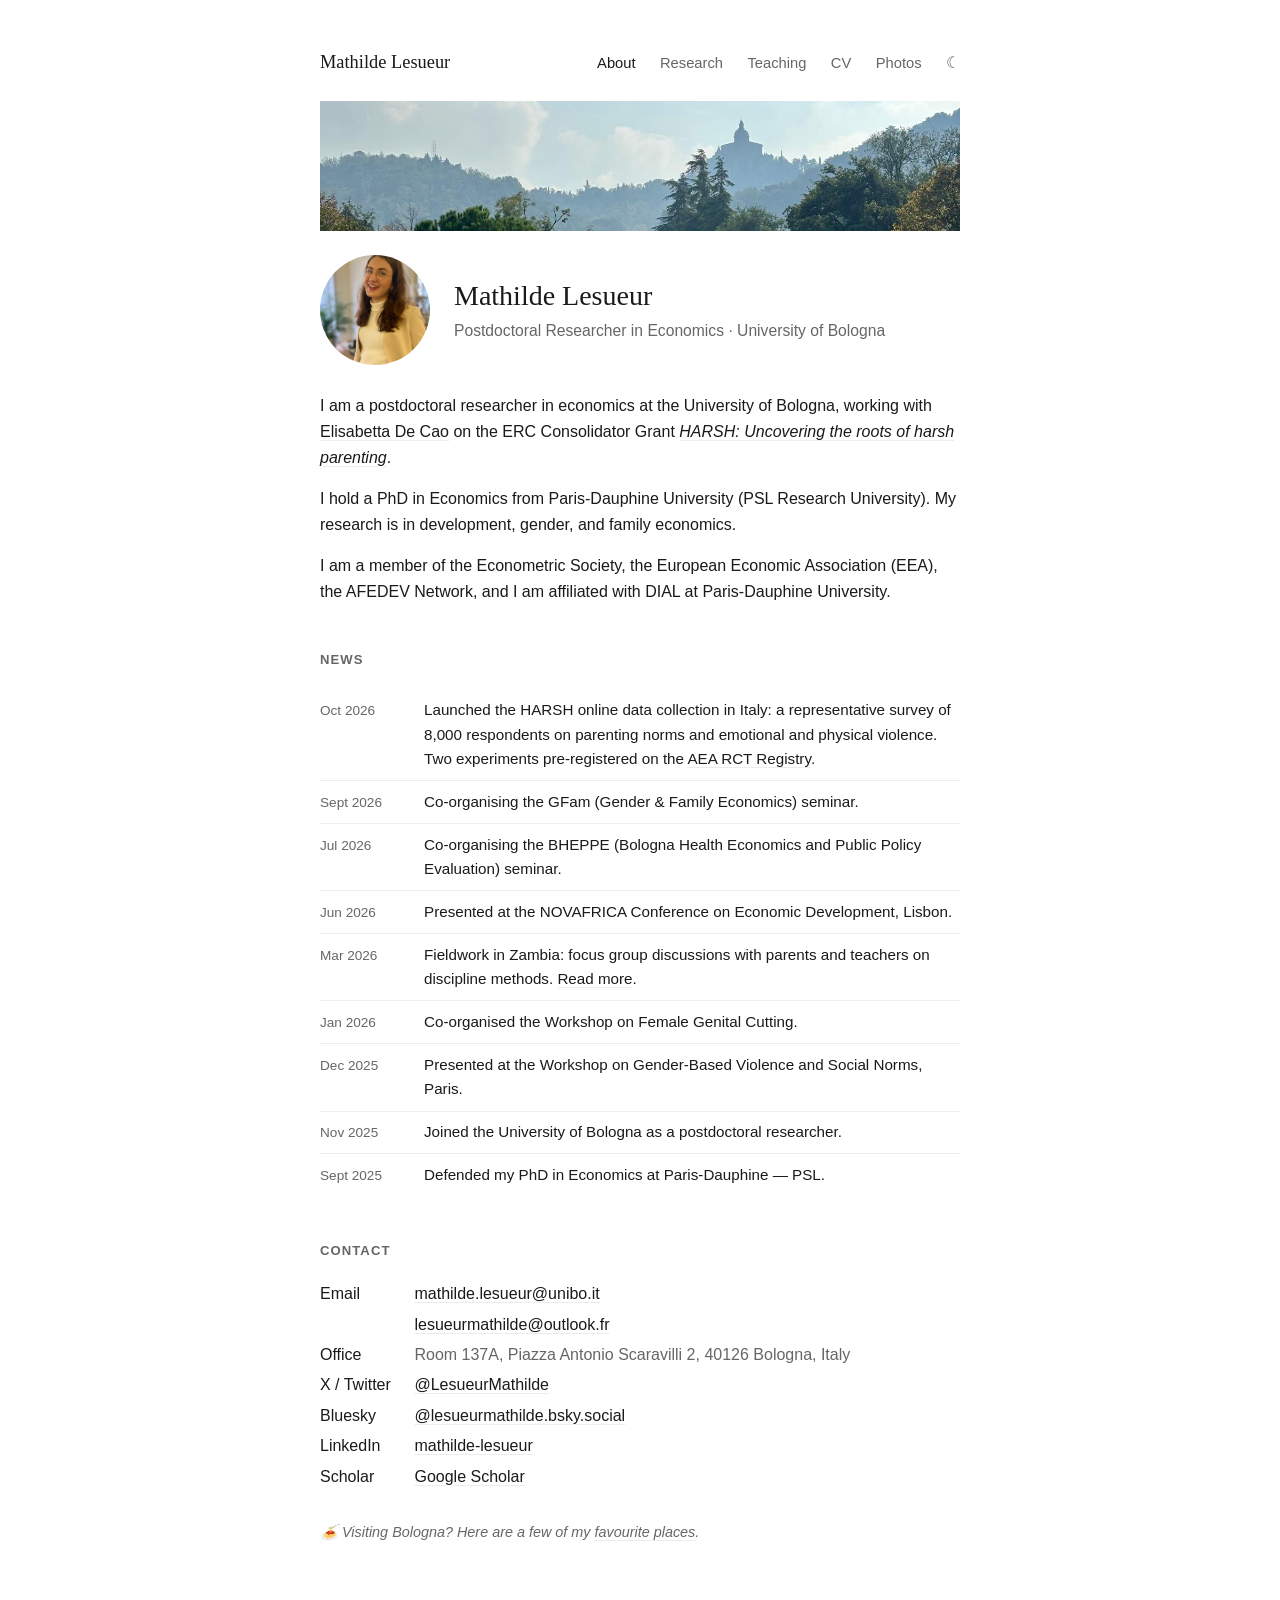
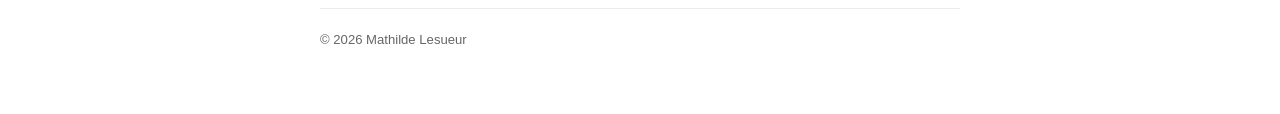
<file: index.html>
<!doctype html>
<html lang="en">
<head>
  <meta charset="utf-8">
  <meta name="viewport" content="width=device-width, initial-scale=1">
  <title>Mathilde Lesueur</title>
  <meta name="description" content="Mathilde Lesueur — Postdoctoral Researcher in Economics at the University of Bologna. Development, gender, and family economics.">
  <link rel="icon" href="favicon.svg" type="image/svg+xml">
  <meta property="og:type" content="profile">
  <meta property="og:title" content="Mathilde Lesueur">
  <meta property="og:description" content="Postdoctoral Researcher in Economics at the University of Bologna. Development, gender, and family economics.">
  <meta property="og:image" content="https://mathilde-lesueur.github.io/photo.jpg">
  <meta property="og:url" content="https://mathilde-lesueur.github.io/">
  <meta name="twitter:card" content="summary">
  <link rel="stylesheet" href="style.css">
  <script src="theme.js"></script>
</head>
<body>
<div class="wrap">

  <header class="site">
    <div class="name"><a href="index.html">Mathilde Lesueur</a></div>
    <nav class="top">
      <a href="index.html" class="active">About</a>
      <a href="research.html">Research</a>
      <a href="teaching.html">Teaching</a>
      <a href="cv.html">CV</a>
      <a href="photos.html">Photos</a>
      <button class="theme-toggle" type="button" aria-label="Toggle dark mode">&#x263E;</button>
    </nav>
  </header>

  <img src="sanluca.jpeg" alt="View of the Santuario della Madonna di San Luca, Bologna" class="banner">

  <div class="hero">
    <img src="photo.jpg" alt="Mathilde Lesueur" class="photo">
    <div>
      <h1>Mathilde Lesueur</h1>
      <p class="tagline">Postdoctoral Researcher in Economics · University of Bologna</p>
    </div>
  </div>

  <p>
    I am a postdoctoral researcher in economics at the University of Bologna,
    working with <a href="http://elisabettadecao.com/">Elisabetta De Cao</a>
    on the ERC Consolidator Grant
    <em><a href="https://site.unibo.it/harsh/en">HARSH: Uncovering the roots of harsh parenting</a></em>.
  </p>

  <p>
    I hold a PhD in Economics from Paris-Dauphine University (PSL Research University).
    My research is in development, gender, and family economics.
  </p>

  <p>
    I am a member of the Econometric Society, the European Economic Association (EEA),
    the AFEDEV Network, and I am affiliated with DIAL at Paris-Dauphine University.
  </p>

  <h2>News</h2>
  <ul class="news">
    <li><time>Oct 2026</time><span>Launched the HARSH online data collection in Italy: a representative survey of 8,000 respondents on parenting norms and emotional and physical violence. Two experiments pre-registered on the <a href="research.html">AEA RCT Registry</a>.</span></li>
    <li><time>Sept 2026</time><span>Co-organising the GFam (Gender &amp; Family Economics) seminar.</span></li>
    <li><time>Jul 2026</time><span>Co-organising the BHEPPE (Bologna Health Economics and Public Policy Evaluation) seminar.</span></li>
    <li><time>Jun 2026</time><span>Presented at the NOVAFRICA Conference on Economic Development, Lisbon.</span></li>
    <li><time>Mar 2026</time><span>Fieldwork in Zambia: focus group discussions with parents and teachers on discipline methods. <a href="https://site.unibo.it/harsh/en/news/harsh-research-in-zambia">Read more</a>.</span></li>
    <li><time>Jan 2026</time><span>Co-organised the Workshop on Female Genital Cutting.</span></li>
    <li><time>Dec 2025</time><span>Presented at the Workshop on Gender-Based Violence and Social Norms, Paris.</span></li>
    <li><time>Nov 2025</time><span>Joined the University of Bologna as a postdoctoral researcher.</span></li>
    <li><time>Sept 2025</time><span>Defended my PhD in Economics at Paris-Dauphine — PSL.</span></li>
  </ul>

  <h2>Contact</h2>
  <ul class="contact-list">
    <li><strong>Email</strong> <a href="mailto:mathilde.lesueur@unibo.it">mathilde.lesueur@unibo.it</a></li>
    <li><strong></strong> <a href="mailto:lesueurmathilde@outlook.fr">lesueurmathilde@outlook.fr</a></li>
    <li><strong>Office</strong> Room 137A, Piazza Antonio Scaravilli 2, 40126 Bologna, Italy</li>
    <li><strong>X / Twitter</strong> <a href="https://x.com/LesueurMathilde">@LesueurMathilde</a></li>
    <li><strong>Bluesky</strong> <a href="https://bsky.app/profile/lesueurmathilde.bsky.social">@lesueurmathilde.bsky.social</a></li>
    <li><strong>LinkedIn</strong> <a href="https://www.linkedin.com/in/mathilde-lesueur-927480111/">mathilde-lesueur</a></li>
    <li><strong>Scholar</strong> <a href="https://scholar.google.com/citations?user=bjW_dJUAAAAJ&hl=fr">Google Scholar</a></li>
  </ul>

  <p class="bologna-tip">
    🍝 Visiting Bologna? Here are a few of my
    <a href="https://www.google.com/maps/placelists/list/ljaOF7MUTJi3LtNr2AzFhg?shh=CAE&amp;g_st=iw" target="_blank" rel="noopener">favourite places</a>.
  </p>

  <footer class="site">
    &copy; 2026 Mathilde Lesueur
  </footer>

</div>
</body>
</html>
</file>
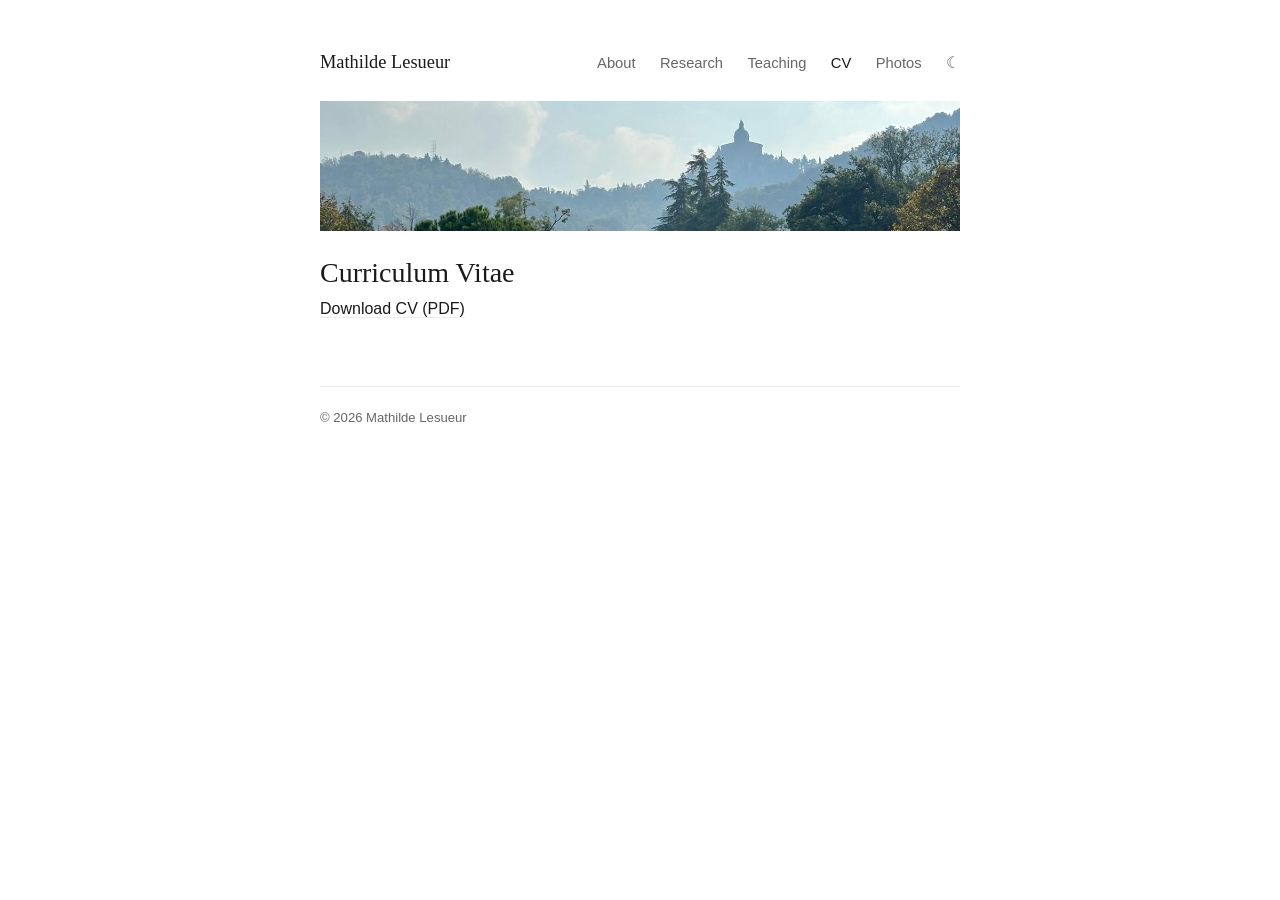
<file: cv.html>
<!doctype html>
<html lang="en">
<head>
  <meta charset="utf-8">
  <meta name="viewport" content="width=device-width, initial-scale=1">
  <title>CV — Mathilde Lesueur</title>
  <link rel="icon" href="favicon.svg" type="image/svg+xml">
  <meta property="og:type" content="profile">
  <meta property="og:title" content="CV — Mathilde Lesueur">
  <meta property="og:description" content="Curriculum Vitae of Mathilde Lesueur, Postdoctoral Researcher in Economics at the University of Bologna.">
  <meta property="og:image" content="https://mathilde-lesueur.github.io/photo.jpg">
  <meta property="og:url" content="https://mathilde-lesueur.github.io/cv.html">
  <meta name="twitter:card" content="summary">
  <link rel="stylesheet" href="style.css">
  <script src="theme.js"></script>
</head>
<body>
<div class="wrap">

  <header class="site">
    <div class="name"><a href="index.html">Mathilde Lesueur</a></div>
    <nav class="top">
      <a href="index.html">About</a>
      <a href="research.html">Research</a>
      <a href="teaching.html">Teaching</a>
      <a href="cv.html" class="active">CV</a>
      <a href="photos.html">Photos</a>
      <button class="theme-toggle" type="button" aria-label="Toggle dark mode">&#x263E;</button>
    </nav>
  </header>

  <img src="sanluca.jpeg" alt="View of the Santuario della Madonna di San Luca, Bologna" class="banner">

  <h1>Curriculum Vitae</h1>

  <p>
    <a href="CV_ML.pdf">Download CV (PDF)</a>
  </p>

  <footer class="site">
    &copy; 2026 Mathilde Lesueur
  </footer>

</div>
</body>
</html>
</file>
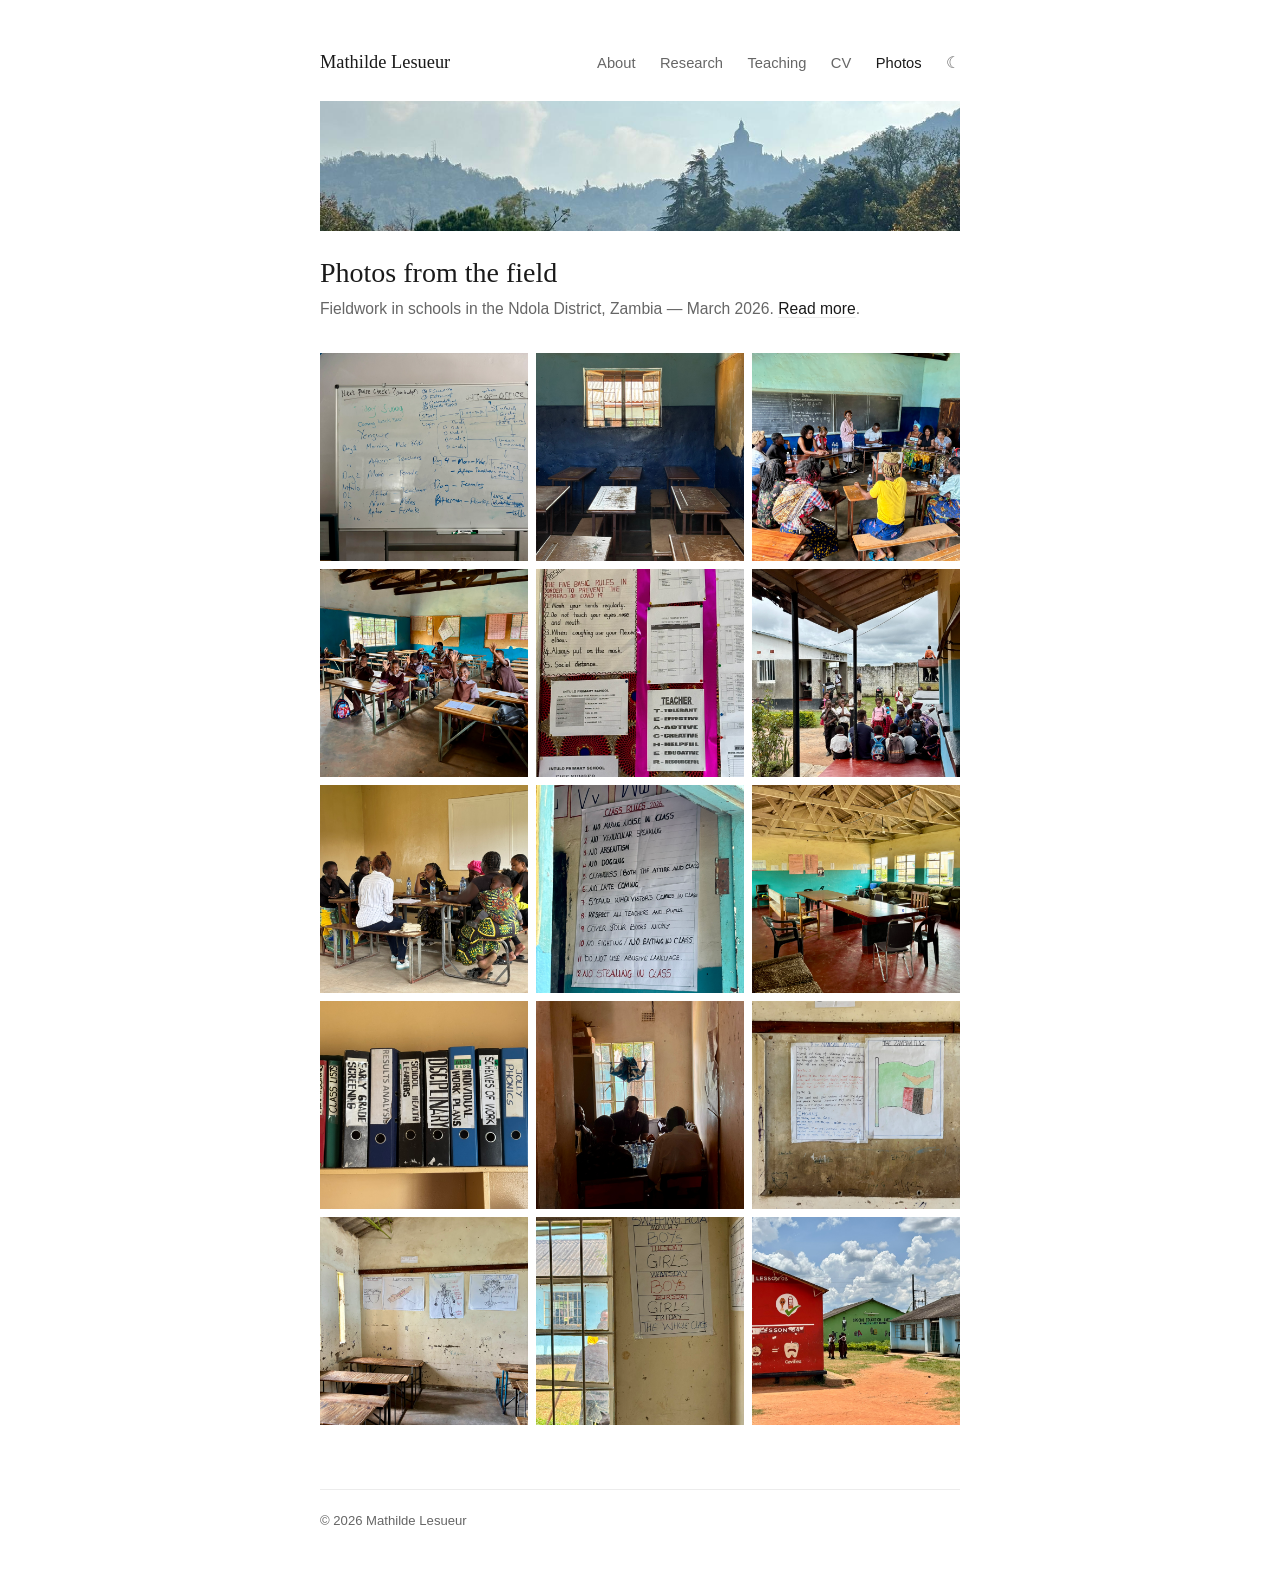
<file: photos.html>
<!doctype html>
<html lang="en">
<head>
  <meta charset="utf-8">
  <meta name="viewport" content="width=device-width, initial-scale=1">
  <title>Photos — Mathilde Lesueur</title>
  <link rel="icon" href="favicon.svg" type="image/svg+xml">
  <meta property="og:type" content="profile">
  <meta property="og:title" content="Photos — Mathilde Lesueur">
  <meta property="og:description" content="Photos from fieldwork in schools in the Ndola District, Zambia, March 2026.">
  <meta property="og:image" content="https://mathilde-lesueur.github.io/photo.jpg">
  <meta property="og:url" content="https://mathilde-lesueur.github.io/photos.html">
  <meta name="twitter:card" content="summary">
  <link rel="stylesheet" href="style.css">
  <script src="theme.js"></script>
</head>
<body>
<div class="wrap">

  <header class="site">
    <div class="name"><a href="index.html">Mathilde Lesueur</a></div>
    <nav class="top">
      <a href="index.html">About</a>
      <a href="research.html">Research</a>
      <a href="teaching.html">Teaching</a>
      <a href="cv.html">CV</a>
      <a href="photos.html" class="active">Photos</a>
      <button class="theme-toggle" type="button" aria-label="Toggle dark mode">&#x263E;</button>
    </nav>
  </header>

  <img src="sanluca.jpeg" alt="View of the Santuario della Madonna di San Luca, Bologna" class="banner">

  <h1>Photos from the field</h1>
  <p class="tagline">Fieldwork in schools in the Ndola District, Zambia — March 2026. <a href="https://site.unibo.it/harsh/en/news/harsh-research-in-zambia">Read more</a>.</p>

  <ul class="photo-grid">
    <li><a href="Photos/selected/IMG_6358.JPEG"><img src="Photos/selected/IMG_6358.JPEG" alt="Fieldwork in Ndola District, Zambia" loading="lazy"></a></li>
    <li><a href="Photos/selected/IMG_6434.JPEG"><img src="Photos/selected/IMG_6434.JPEG" alt="Fieldwork in Ndola District, Zambia" loading="lazy"></a></li>
    <li><a href="Photos/selected/IMG_6438.JPEG"><img src="Photos/selected/IMG_6438.JPEG" alt="Fieldwork in Ndola District, Zambia" loading="lazy"></a></li>
    <li><a href="Photos/selected/IMG_6453.JPEG"><img src="Photos/selected/IMG_6453.JPEG" alt="Fieldwork in Ndola District, Zambia" loading="lazy"></a></li>
    <li><a href="Photos/selected/IMG_6474.JPEG"><img src="Photos/selected/IMG_6474.JPEG" alt="Fieldwork in Ndola District, Zambia" loading="lazy"></a></li>
    <li><a href="Photos/selected/IMG_6478.JPEG"><img src="Photos/selected/IMG_6478.JPEG" alt="Fieldwork in Ndola District, Zambia" loading="lazy"></a></li>
    <li><a href="Photos/selected/IMG_6482.JPEG"><img src="Photos/selected/IMG_6482.JPEG" alt="Fieldwork in Ndola District, Zambia" loading="lazy"></a></li>
    <li><a href="Photos/selected/IMG_6487.JPEG"><img src="Photos/selected/IMG_6487.JPEG" alt="Fieldwork in Ndola District, Zambia" loading="lazy"></a></li>
    <li><a href="Photos/selected/IMG_6490.JPEG"><img src="Photos/selected/IMG_6490.JPEG" alt="Fieldwork in Ndola District, Zambia" loading="lazy"></a></li>
    <li><a href="Photos/selected/IMG_6511.JPEG"><img src="Photos/selected/IMG_6511.JPEG" alt="Fieldwork in Ndola District, Zambia" loading="lazy"></a></li>
    <li><a href="Photos/selected/IMG_6516.JPEG"><img src="Photos/selected/IMG_6516.JPEG" alt="Fieldwork in Ndola District, Zambia" loading="lazy"></a></li>
    <li><a href="Photos/selected/IMG_6518.JPEG"><img src="Photos/selected/IMG_6518.JPEG" alt="Fieldwork in Ndola District, Zambia" loading="lazy"></a></li>
    <li><a href="Photos/selected/IMG_6519.JPEG"><img src="Photos/selected/IMG_6519.JPEG" alt="Fieldwork in Ndola District, Zambia" loading="lazy"></a></li>
    <li><a href="Photos/selected/IMG_6521.JPEG"><img src="Photos/selected/IMG_6521.JPEG" alt="Fieldwork in Ndola District, Zambia" loading="lazy"></a></li>
    <li><a href="Photos/selected/IMG_6528.JPEG"><img src="Photos/selected/IMG_6528.JPEG" alt="Fieldwork in Ndola District, Zambia" loading="lazy"></a></li>
  </ul>

  <div class="lightbox" id="lightbox" role="dialog" aria-hidden="true" aria-label="Photo viewer">
    <button type="button" class="close" aria-label="Close">&times;</button>
    <button type="button" class="prev" aria-label="Previous photo">&lsaquo;</button>
    <img alt="">
    <button type="button" class="next" aria-label="Next photo">&rsaquo;</button>
  </div>

  <script>
  (function () {
    var links = Array.prototype.slice.call(document.querySelectorAll('.photo-grid a'));
    if (!links.length) return;
    var lb = document.getElementById('lightbox');
    var img = lb.querySelector('img');
    var i = 0;

    function show(n) {
      i = (n + links.length) % links.length;
      img.src = links[i].getAttribute('href');
      img.alt = links[i].querySelector('img').alt;
    }
    function open(n) {
      show(n);
      lb.classList.add('open');
      lb.setAttribute('aria-hidden', 'false');
      document.body.style.overflow = 'hidden';
    }
    function close() {
      lb.classList.remove('open');
      lb.setAttribute('aria-hidden', 'true');
      document.body.style.overflow = '';
    }

    links.forEach(function (a, n) {
      a.addEventListener('click', function (e) {
        e.preventDefault();
        open(n);
      });
    });
    lb.querySelector('.close').addEventListener('click', close);
    lb.querySelector('.prev').addEventListener('click', function (e) { e.stopPropagation(); show(i - 1); });
    lb.querySelector('.next').addEventListener('click', function (e) { e.stopPropagation(); show(i + 1); });
    lb.addEventListener('click', function (e) { if (e.target === lb) close(); });
    document.addEventListener('keydown', function (e) {
      if (!lb.classList.contains('open')) return;
      if (e.key === 'Escape') close();
      else if (e.key === 'ArrowLeft') show(i - 1);
      else if (e.key === 'ArrowRight') show(i + 1);
    });
  })();
  </script>

  <footer class="site">
    &copy; 2026 Mathilde Lesueur
  </footer>

</div>
</body>
</html>
</file>
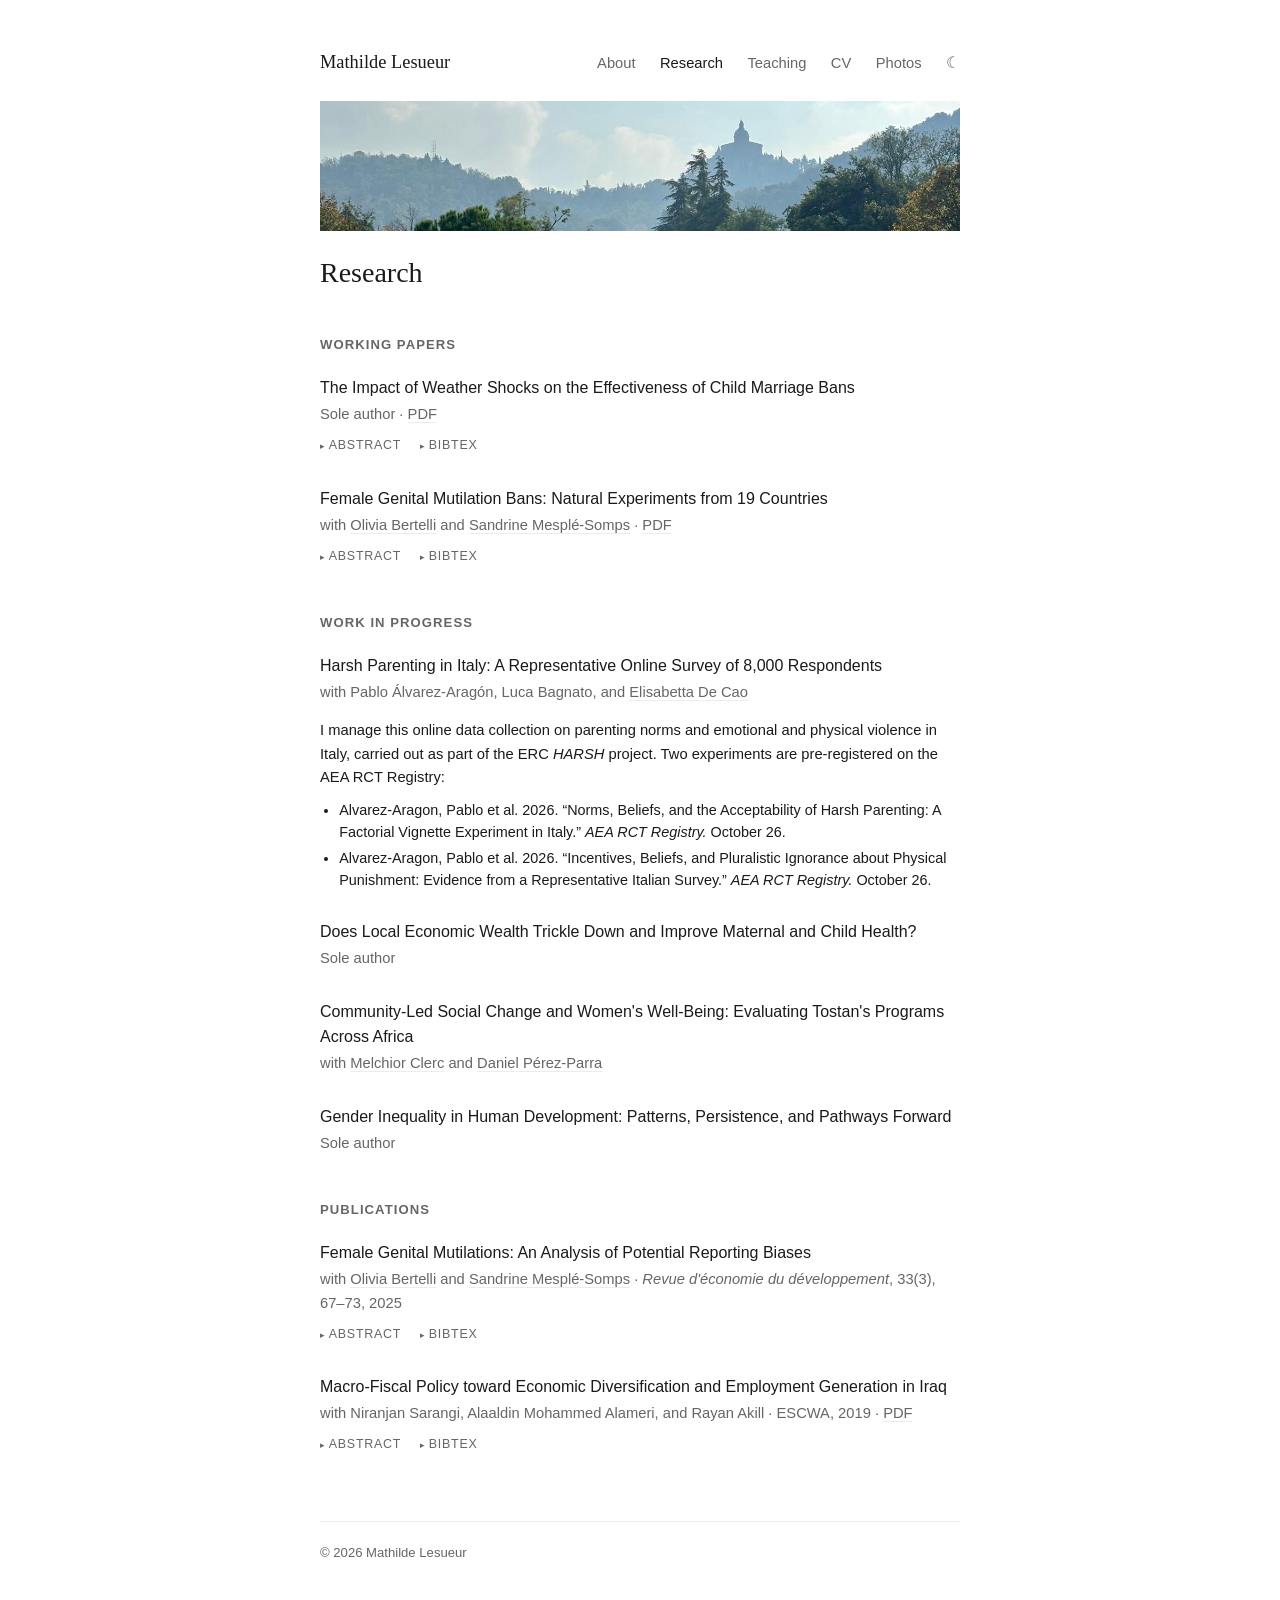
<file: research.html>
<!doctype html>
<html lang="en">
<head>
  <meta charset="utf-8">
  <meta name="viewport" content="width=device-width, initial-scale=1">
  <title>Research — Mathilde Lesueur</title>
  <link rel="icon" href="favicon.svg" type="image/svg+xml">
  <meta property="og:type" content="profile">
  <meta property="og:title" content="Research — Mathilde Lesueur">
  <meta property="og:description" content="Working papers, work in progress, and publications by Mathilde Lesueur.">
  <meta property="og:image" content="https://mathilde-lesueur.github.io/photo.jpg">
  <meta property="og:url" content="https://mathilde-lesueur.github.io/research.html">
  <meta name="twitter:card" content="summary">
  <link rel="stylesheet" href="style.css">
  <script src="theme.js"></script>
</head>
<body>
<div class="wrap">

  <header class="site">
    <div class="name"><a href="index.html">Mathilde Lesueur</a></div>
    <nav class="top">
      <a href="index.html">About</a>
      <a href="research.html" class="active">Research</a>
      <a href="teaching.html">Teaching</a>
      <a href="cv.html">CV</a>
      <a href="photos.html">Photos</a>
      <button class="theme-toggle" type="button" aria-label="Toggle dark mode">&#x263E;</button>
    </nav>
  </header>

  <img src="sanluca.jpeg" alt="View of the Santuario della Madonna di San Luca, Bologna" class="banner">

  <h1>Research</h1>

  <h2>Working papers</h2>

  <div class="paper">
    <div class="title">The Impact of Weather Shocks on the Effectiveness of Child Marriage Bans</div>
    <div class="meta">Sole author · <a href="Paper_Child_Marriage.pdf">PDF</a></div>
    <details>
      <summary>Abstract</summary>
      <p class="abstract">Despite legal reforms, child marriage remains prevalent in Sub-Saharan Africa, where 31% of women aged 20–24 are married before the age of 18. This persistence suggests that legislation alone is insufficient to eliminate the practice. Economic and social pressures jointly sustain child marriage, with financial constraints playing a particularly critical role in regions where the bride's family receives a financial transfer from the groom upon marriage (a "bride price"). Marrying off daughters early can serve as an economic coping strategy, especially during times of income shock, as it accelerates the receipt of marriage payments. This paper examines whether economic hardship undermines the effectiveness of child marriage bans. Combining household survey data with rainfall shocks and ethnographic information across 12 African countries, I estimate the impact of droughts, used as a proxy for negative income shocks, on the effectiveness of these bans. Using a difference-in-differences approach that leverages variation in exposure to bans across subnational regions and birth cohorts, I find that child marriage bans reduce the probability of marriage before ages 15 and 18. However, these effects are concentrated in urban areas. In rural areas, the bans do not lower the incidence of child marriage but delay the age at first marriage and childbirth. In areas where bride price is practiced, the bans decrease early marriage in both rural and urban settings under stable economic conditions, but their impact is significantly weakened when girls experience droughts during adolescence. These findings highlight the importance of addressing economic vulnerability alongside legal reform to effectively combat child marriage.</p>
    </details>
    <details>
      <summary>BibTeX</summary>
<pre class="bibtex">@unpublished{lesueur2026childmarriagebans,
  author = {Lesueur, Mathilde},
  title  = {The Impact of Weather Shocks on the Effectiveness of Child Marriage Bans},
  year   = {2026},
  note   = {Working paper}
}</pre>
    </details>
  </div>

  <div class="paper">
    <div class="title">Female Genital Mutilation Bans: Natural Experiments from 19 Countries</div>
    <div class="meta">with <a href="https://oliviabrtl.github.io/OliviaBrtl/">Olivia Bertelli</a> and <a href="https://sites.google.com/view/smesple-somps-ird">Sandrine Mesplé-Somps</a> · <a href="https://hal.science/hal-05694022v1/file/Bertelli_Lesueur_Mesple-Somps_FGM_Bans_Natural_Experiments_from_19_countries_WP_2026.pdf">PDF</a></div>
    <details>
      <summary>Abstract</summary>
      <p class="abstract">This study examines the effectiveness of anti-Female Genital Mutilation (FGM) laws in reducing the prevalence of FGM across 19 countries. We compile a new database on national anti-FGM legislation detailing the specific provisions. Using all available DHS and MICS data, we compare girls at risk of FGM before and after the law within the same region and same ethnic group using a staggered difference-in-differences approach. Our main results show that anti-FGM laws significantly reduce FGM rates by an average of 5 percentage points. The effect is three times larger for girls born after the law's enactment and in countries with a stronger rule of law. The magnitude of the impact increases with the pre-ban prevalence of FGM, but we observe the largest relative reductions in areas where FGM concerned about 30% of the female population before the reform. Further results reveal welfare enhancing implications of banning FGM in terms of increased schooling. This work provides a novel contribution on the capacity of laws to effectively influence behaviors, offering important insights for the design of policies aimed at eliminating harmful practices and promoting gender equality.</p>
    </details>
    <details>
      <summary>BibTeX</summary>
<pre class="bibtex">@techreport{bertelli2026fgmbans,
  author      = {Bertelli, Olivia and Lesueur, Mathilde and Mespl{\'e}-Somps, Sandrine},
  title       = {Female Genital Mutilation Bans: Natural Experiments from 19 Countries},
  year        = {2026},
  institution = {HAL},
  type        = {Working Paper},
  number      = {hal-05694022},
  url         = {https://hal.science/hal-05694022v1}
}</pre>
    </details>
  </div>

  <h2>Work in progress</h2>

  <div class="paper">
    <div class="title">Harsh Parenting in Italy: A Representative Online Survey of 8,000 Respondents</div>
    <div class="meta">with Pablo Álvarez-Aragón, Luca Bagnato, and <a href="http://elisabettadecao.com/">Elisabetta De Cao</a></div>
    <p class="abstract">I manage this online data collection on parenting norms and emotional and physical violence in Italy, carried out as part of the ERC <em>HARSH</em> project. Two experiments are pre-registered on the AEA RCT Registry:</p>
    <ul class="aea-list">
      <li>Alvarez-Aragon, Pablo et al. 2026. &ldquo;Norms, Beliefs, and the Acceptability of Harsh Parenting: A Factorial Vignette Experiment in Italy.&rdquo; <em>AEA RCT Registry.</em> October 26.</li>
      <li>Alvarez-Aragon, Pablo et al. 2026. &ldquo;Incentives, Beliefs, and Pluralistic Ignorance about Physical Punishment: Evidence from a Representative Italian Survey.&rdquo; <em>AEA RCT Registry.</em> October 26.</li>
    </ul>
  </div>

  <div class="paper">
    <div class="title">Does Local Economic Wealth Trickle Down and Improve Maternal and Child Health?</div>
    <div class="meta">Sole author</div>
  </div>

  <div class="paper">
    <div class="title">Community-Led Social Change and Women's Well-Being: Evaluating Tostan's Programs Across Africa</div>
    <div class="meta">with <a href="https://melchiorclerc.github.io/">Melchior Clerc</a> and <a href="https://www.danielperezparra.com/">Daniel Pérez-Parra</a></div>
  </div>

  <div class="paper">
    <div class="title">Gender Inequality in Human Development: Patterns, Persistence, and Pathways Forward</div>
    <div class="meta">Sole author</div>
  </div>

  <h2>Publications</h2>

  <div class="paper">
    <div class="title">Female Genital Mutilations: An Analysis of Potential Reporting Biases</div>
    <div class="meta">with <a href="https://oliviabrtl.github.io/OliviaBrtl/">Olivia Bertelli</a> and <a href="https://sites.google.com/view/smesple-somps-ird">Sandrine Mesplé-Somps</a> · <em>Revue d'économie du développement</em>, 33(3), 67–73, 2025</div>
    <details>
      <summary>Abstract</summary>
      <p class="abstract">We show that reports on female genital mutilations are only weakly biased when individuals are surveyed after the adoption of a law prohibiting this practice. Moreover, mothers tend to underreport the fact that their daughters have undergone cutting.</p>
    </details>
    <details>
      <summary>BibTeX</summary>
<pre class="bibtex">@article{bertelli2025fgmbiases,
  author  = {Bertelli, Olivia and Lesueur, Mathilde and Mespl{\'e}-Somps, Sandrine},
  title   = {Female Genital Mutilations: An Analysis of Potential Reporting Biases},
  journal = {Revue d'{\'e}conomie du d{\'e}veloppement},
  year    = {2025},
  volume  = {33},
  number  = {3},
  pages   = {67--73}
}</pre>
    </details>
  </div>

  <div class="paper">
    <div class="title">Macro-Fiscal Policy toward Economic Diversification and Employment Generation in Iraq</div>
    <div class="meta">with Niranjan Sarangi, Alaaldin Mohammed Alameri, and Rayan Akill · ESCWA, 2019 · <a href="https://www.unescwa.org/sites/default/files/pubs/pdf/l1900993.pdf">PDF</a></div>
    <details>
      <summary>Abstract</summary>
      <p class="abstract">The paper analyses macro-fiscal and structural challenges in Iraq and discusses fiscal policy options that can boost employment opportunities and foster economic diversification, in line with the National Development Plan 2018–2022 targets and objectives.</p>
      <p class="abstract">Our analysis suggests that high unemployment rate of the youth, narrowed employment opportunity of the higher educated youth, weak private sector, low productivity of non-oil sectors and low education levels of a large share of unemployed people are some of the significant challenges of Iraq. On the demand side, public sector used to absorb the higher educated youth, which is no longer an option for many due to the pressing fiscal space concerns. Private sector capacity is low to provide enough decent opportunities and to attract higher educated people. As a result, unemployment rate among the higher educated youth increased. On the supply side, the analysis of education levels of all unemployed reveals that more than two-third of them have not completed secondary level of education. About one third of them have not completed primary level education. The situation would have worsened in recent years due to adverse effect of conflicts.</p>
      <p class="abstract">The role of fiscal policy is crucial to create conditions to addresses the mis-match in labour demand and supply in case of Iraqi economy. In the immediate period, increasing access to finance to small and medium entrepreneurs and agriculture, encouraging hiring for the private sector through wage subsidies, and strategizing public works programme for reconstruction can produce immediate livelihood opportunities, including for the higher educated youth. On the supply side, spending on skill development programmes, providing entrepreneurial and managerial skills, and investing in quality education and research are crucial for improving the quality of labour supply. Well-designed macro-fiscal frameworks are needed for meeting short and medium term policy objectives, including to incentivize economic diversification and to enhance fiscal space in a more sustainable manner. Time is now to assess different policy options and evidence-based analytical tools for making appropriate choices.</p>
    </details>
    <details>
      <summary>BibTeX</summary>
<pre class="bibtex">@techreport{sarangi2019iraq,
  author      = {Sarangi, Niranjan and Alameri, Alaaldin Mohammed and Lesueur, Mathilde and Akill, Rayan},
  title       = {Macro-Fiscal Policy toward Economic Diversification and Employment Generation in Iraq},
  institution = {Economic and Social Commission for Western Asia (ESCWA)},
  year        = {2019},
  url         = {https://www.unescwa.org/sites/default/files/pubs/pdf/l1900993.pdf}
}</pre>
    </details>
  </div>

  <footer class="site">
    &copy; 2026 Mathilde Lesueur
  </footer>

</div>
</body>
</html>
</file>
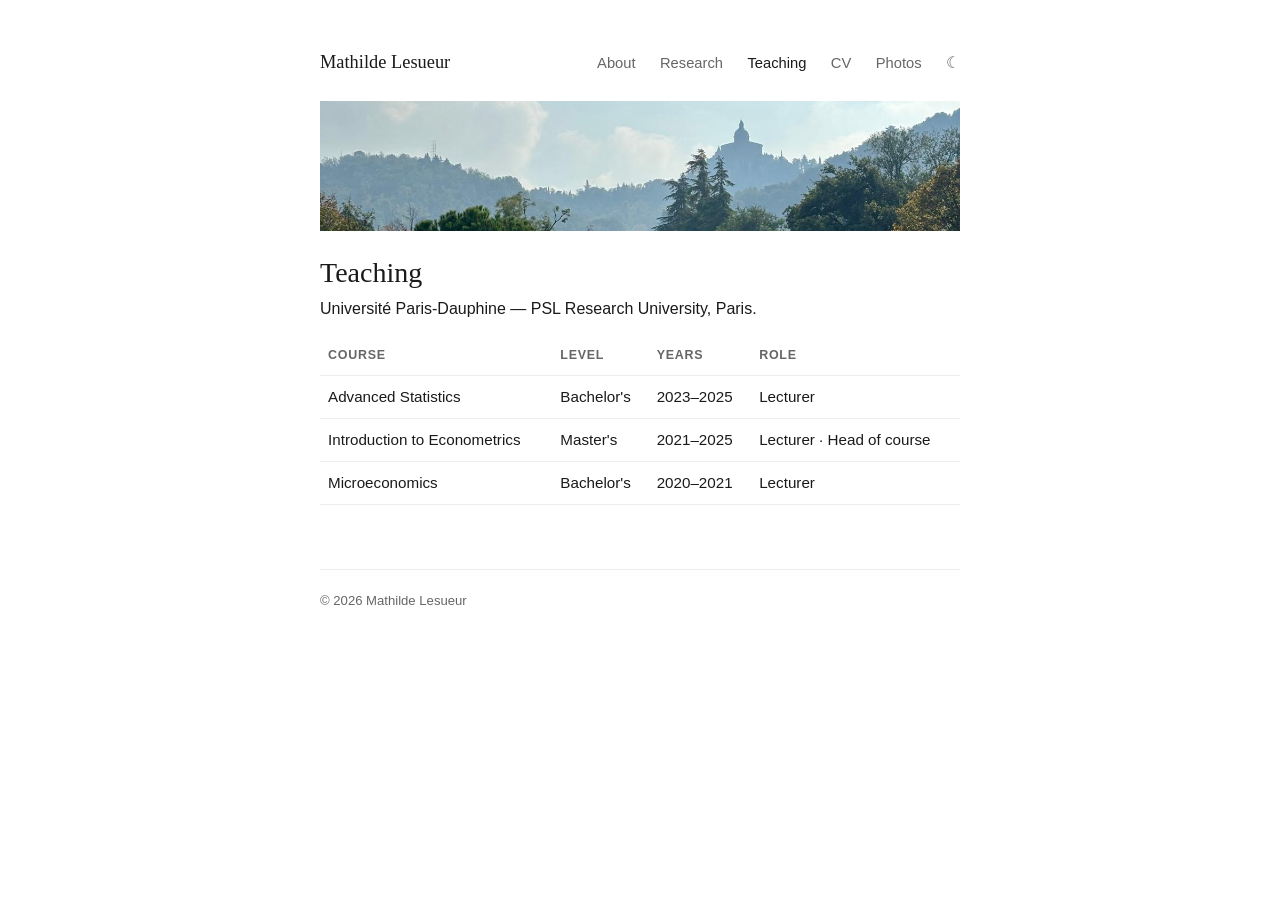
<file: teaching.html>
<!doctype html>
<html lang="en">
<head>
  <meta charset="utf-8">
  <meta name="viewport" content="width=device-width, initial-scale=1">
  <title>Teaching — Mathilde Lesueur</title>
  <link rel="icon" href="favicon.svg" type="image/svg+xml">
  <meta property="og:type" content="profile">
  <meta property="og:title" content="Teaching — Mathilde Lesueur">
  <meta property="og:description" content="Courses taught by Mathilde Lesueur at Université Paris-Dauphine — PSL.">
  <meta property="og:image" content="https://mathilde-lesueur.github.io/photo.jpg">
  <meta property="og:url" content="https://mathilde-lesueur.github.io/teaching.html">
  <meta name="twitter:card" content="summary">
  <link rel="stylesheet" href="style.css">
  <script src="theme.js"></script>
</head>
<body>
<div class="wrap">

  <header class="site">
    <div class="name"><a href="index.html">Mathilde Lesueur</a></div>
    <nav class="top">
      <a href="index.html">About</a>
      <a href="research.html">Research</a>
      <a href="teaching.html" class="active">Teaching</a>
      <a href="cv.html">CV</a>
      <a href="photos.html">Photos</a>
      <button class="theme-toggle" type="button" aria-label="Toggle dark mode">&#x263E;</button>
    </nav>
  </header>

  <img src="sanluca.jpeg" alt="View of the Santuario della Madonna di San Luca, Bologna" class="banner">

  <h1>Teaching</h1>

  <p>Université Paris-Dauphine — PSL Research University, Paris.</p>

  <table class="teaching">
    <thead>
      <tr>
        <th>Course</th>
        <th>Level</th>
        <th>Years</th>
        <th>Role</th>
      </tr>
    </thead>
    <tbody>
      <tr>
        <td>Advanced Statistics</td>
        <td>Bachelor's</td>
        <td>2023–2025</td>
        <td>Lecturer</td>
      </tr>
      <tr>
        <td>Introduction to Econometrics</td>
        <td>Master's</td>
        <td>2021–2025</td>
        <td>Lecturer · Head of course</td>
      </tr>
      <tr>
        <td>Microeconomics</td>
        <td>Bachelor's</td>
        <td>2020–2021</td>
        <td>Lecturer</td>
      </tr>
    </tbody>
  </table>

  <footer class="site">
    &copy; 2026 Mathilde Lesueur
  </footer>

</div>
</body>
</html>
</file>
<file: style.css>
:root {
  --text: #1a1a1a;
  --muted: #666;
  --rule: #ececec;
  --bg: #ffffff;
  --code-bg: #fafafa;
  --photo-ph: #f4f4f4;
}

:root[data-theme="dark"] {
  --text: #e6e6e6;
  --muted: #8a8a8a;
  --rule: #2a2a2a;
  --bg: #121212;
  --code-bg: #1a1a1a;
  --photo-ph: #222;
}

* { box-sizing: border-box; }

html { -webkit-text-size-adjust: 100%; }

body {
  margin: 0;
  background: var(--bg);
  color: var(--text);
  font-family: -apple-system, BlinkMacSystemFont, "Segoe UI", Roboto, "Helvetica Neue", Arial, sans-serif;
  font-size: 16px;
  line-height: 1.6;
  -webkit-font-smoothing: antialiased;
}

.wrap {
  max-width: 680px;
  margin: 0 auto;
  padding: 3rem 1.25rem 4rem;
}

header.site {
  display: flex;
  flex-wrap: wrap;
  align-items: baseline;
  justify-content: space-between;
  gap: 1rem;
  margin-bottom: 2.5rem;
}

header.site .name {
  font-family: Georgia, "Iowan Old Style", "Palatino Linotype", serif;
  font-size: 1.15rem;
  font-weight: 500;
}

header.site .name a {
  color: var(--text);
  text-decoration: none;
}

nav.top a {
  color: var(--muted);
  text-decoration: none;
  margin-left: 1.25rem;
  font-size: 0.92rem;
}

nav.top a:first-child { margin-left: 0; }

nav.top a:hover,
nav.top a.active {
  color: var(--text);
}

nav.top .theme-toggle {
  background: none;
  border: none;
  color: var(--muted);
  cursor: pointer;
  font: inherit;
  font-size: 1rem;
  padding: 0;
  margin-left: 1.25rem;
  line-height: 1;
}

nav.top .theme-toggle:hover { color: var(--text); }

h1 {
  font-family: Georgia, "Iowan Old Style", "Palatino Linotype", serif;
  font-size: 1.75rem;
  line-height: 1.25;
  font-weight: 500;
  margin: 0 0 0.35rem;
}

.tagline {
  color: var(--muted);
  font-size: 0.98rem;
  margin: 0 0 2rem;
}

.banner {
  display: block;
  width: 100%;
  height: 130px;
  object-fit: cover;
  object-position: 55% 48%;
  margin: -1rem 0 1.5rem;
}

.hero {
  display: flex;
  align-items: center;
  gap: 1.5rem;
  margin: 0 0 1.75rem;
}

.hero > div { flex: 1; }
.hero h1 { margin-bottom: 0.3rem; }
.hero .tagline { margin: 0; }

.photo {
  width: 110px;
  height: 110px;
  object-fit: cover;
  border-radius: 50%;
  flex-shrink: 0;
}

h2 {
  font-size: 0.82rem;
  font-weight: 600;
  text-transform: uppercase;
  letter-spacing: 0.08em;
  color: var(--muted);
  margin: 2.75rem 0 1.25rem;
}

h3 {
  font-size: 1rem;
  font-weight: 600;
  margin: 1.5rem 0 0.3rem;
}

p { margin: 0 0 1rem; }

a {
  color: var(--text);
  text-decoration: underline;
  text-decoration-color: var(--rule);
  text-underline-offset: 3px;
  transition: text-decoration-color 0.15s ease;
}

a:hover { text-decoration-color: var(--text); }

.news {
  list-style: none;
  padding: 0;
  margin: 0 0 2rem;
}

.news li {
  display: flex;
  gap: 1rem;
  align-items: baseline;
  padding: 0.55rem 0;
  border-bottom: 1px solid var(--rule);
  font-size: 0.95rem;
}

.news li:last-child { border-bottom: none; }

.news time {
  color: var(--muted);
  font-size: 0.85rem;
  min-width: 5.5rem;
  flex-shrink: 0;
  font-variant-numeric: tabular-nums;
}

.news li > span {
  flex: 1;
  min-width: 0;
  overflow-wrap: break-word;
}

.paper {
  margin: 0 0 1.75rem;
}

.paper .title {
  font-weight: 500;
  color: var(--text);
}

.paper .meta {
  color: var(--muted);
  font-size: 0.92rem;
  margin: 0.15rem 0 0;
}

.paper .meta a { color: var(--muted); }

.paper details {
  display: inline-block;
  margin: 0.4rem 0.9rem 0 0;
  font-size: 0.92rem;
}

.paper details summary {
  cursor: pointer;
  color: var(--muted);
  font-size: 0.78rem;
  text-transform: uppercase;
  letter-spacing: 0.06em;
  list-style: none;
  user-select: none;
  padding: 0.1rem 0;
  display: inline-block;
}

.paper details summary::-webkit-details-marker { display: none; }
.paper details summary::marker { content: ""; }

.paper details summary::before {
  content: "▸";
  color: var(--muted);
  font-size: 0.7em;
  margin-right: 0.3em;
  display: inline-block;
  width: 0.7em;
}

.paper details[open] summary::before { content: "▾"; }

.paper details summary:hover { color: var(--text); }

.paper .abstract {
  display: block;
  color: var(--text);
  font-size: 0.92rem;
  line-height: 1.6;
  margin: 0.4rem 0 0;
  padding: 0.5rem 0 0.25rem;
  max-width: 100%;
}

.paper .aea-list {
  list-style: disc;
  padding-left: 1.2rem;
  margin: 0.3rem 0 0;
  color: var(--text);
  font-size: 0.9rem;
  line-height: 1.55;
}

.paper .aea-list li { margin: 0.2rem 0; }

.paper .bibtex {
  display: block;
  background: var(--code-bg);
  border: 1px solid var(--rule);
  border-radius: 3px;
  padding: 0.75rem 0.9rem;
  font-family: "SF Mono", Consolas, Monaco, monospace;
  font-size: 0.8rem;
  line-height: 1.55;
  white-space: pre;
  overflow-x: auto;
  margin: 0.4rem 0 0;
}

table.teaching {
  width: 100%;
  border-collapse: collapse;
  margin: 0.5rem 0 1.5rem;
  font-size: 0.95rem;
}

table.teaching th,
table.teaching td {
  text-align: left;
  padding: 0.55rem 0.5rem;
  border-bottom: 1px solid var(--rule);
  vertical-align: top;
}

table.teaching th {
  font-weight: 600;
  color: var(--muted);
  font-size: 0.78rem;
  text-transform: uppercase;
  letter-spacing: 0.06em;
}

.contact-list {
  list-style: none;
  padding: 0;
  margin: 0.5rem 0 0;
}

.contact-list li {
  margin: 0.3rem 0;
  color: var(--muted);
}

.contact-list li strong {
  color: var(--text);
  font-weight: 500;
  display: inline-block;
  min-width: 90px;
}

.photo-grid {
  list-style: none;
  padding: 0;
  margin: 1.5rem 0 2rem;
  display: grid;
  grid-template-columns: repeat(3, 1fr);
  gap: 0.5rem;
}

.photo-grid li { margin: 0; }

.photo-grid a {
  display: block;
  text-decoration: none;
  border: none;
}

.photo-grid img {
  display: block;
  width: 100%;
  aspect-ratio: 1 / 1;
  object-fit: cover;
  background: var(--photo-ph);
  transition: opacity 0.15s ease;
}

.photo-grid a:hover img { opacity: 0.88; }

.lightbox {
  display: none;
  position: fixed;
  inset: 0;
  background: rgba(0, 0, 0, 0.92);
  z-index: 1000;
  align-items: center;
  justify-content: center;
}

.lightbox.open { display: flex; }

.lightbox img {
  max-width: 92vw;
  max-height: 88vh;
  object-fit: contain;
  user-select: none;
}

.lightbox button {
  position: absolute;
  background: none;
  border: none;
  color: #fff;
  cursor: pointer;
  font-family: inherit;
  line-height: 1;
  padding: 0.5rem 0.9rem;
  opacity: 0.75;
  transition: opacity 0.15s ease;
}

.lightbox button:hover { opacity: 1; }

.lightbox .close { top: 0.75rem; right: 1rem; font-size: 1.75rem; }
.lightbox .prev,
.lightbox .next { top: 50%; transform: translateY(-50%); font-size: 2.25rem; }
.lightbox .prev { left: 0.75rem; }
.lightbox .next { right: 0.75rem; }

.bologna-tip {
  color: var(--muted);
  font-size: 0.9rem;
  font-style: italic;
  margin: 2rem 0 0;
}

.bologna-tip a { color: var(--muted); }

footer.site {
  margin-top: 4rem;
  padding-top: 1.25rem;
  border-top: 1px solid var(--rule);
  color: var(--muted);
  font-size: 0.82rem;
}

@media (max-width: 540px) {
  .wrap { padding: 2rem 1rem 3rem; }
  header.site { flex-direction: column; align-items: flex-start; gap: 0.5rem; }
  nav.top a { margin-left: 0; margin-right: 1rem; }
  .banner { height: 90px; margin: -0.5rem 0 1rem; }
  .hero { flex-direction: column; align-items: flex-start; gap: 1rem; }
  .photo { width: 96px; height: 96px; }
  h1 { font-size: 1.5rem; }
  .photo-grid { grid-template-columns: repeat(2, 1fr); gap: 0.4rem; }
  .paper .title { font-size: 0.95rem; line-height: 1.35; }
}
</file>
